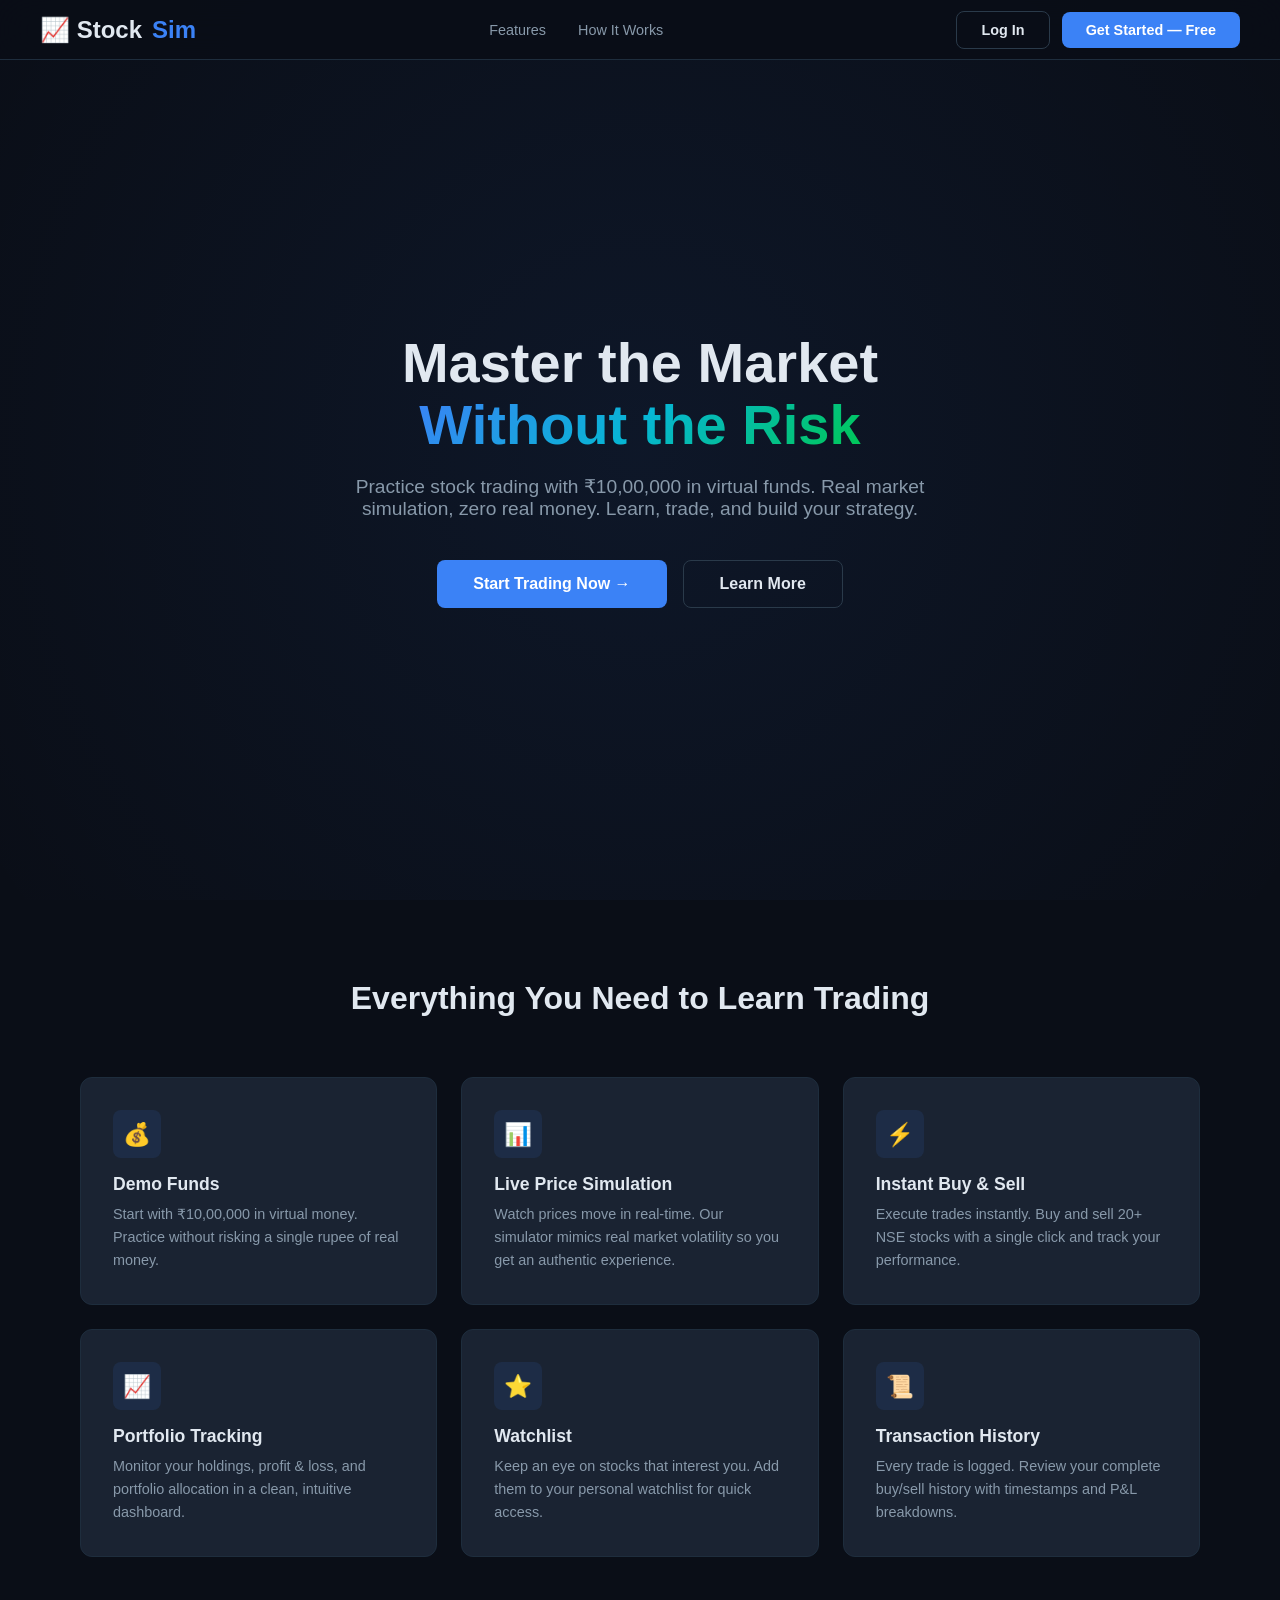
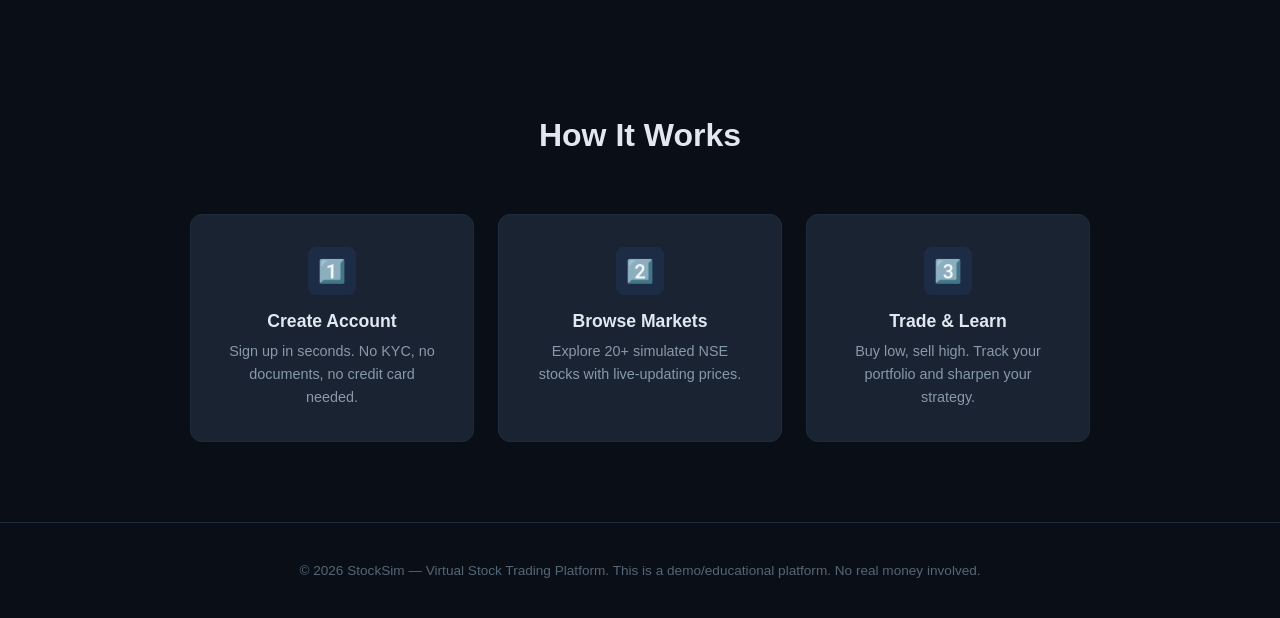
<file: src/main/webapp/index.html>
<!DOCTYPE html>
<html lang="en">
<head>
    <meta charset="UTF-8">
    <meta name="viewport" content="width=device-width, initial-scale=1.0">
    <title>StockSim — Virtual Stock Trading Platform</title>
    <link rel="stylesheet" href="css/style.css">
</head>
<body>
<div class="landing-page">

    <!-- Nav -->
    <nav class="landing-nav">
        <div class="logo">📈 Stock<span>Sim</span></div>
        <ul class="nav-links">
            <li><a href="#features">Features</a></li>
            <li><a href="#how-it-works">How It Works</a></li>
        </ul>
        <div class="nav-actions">
            <a href="login.html" class="btn btn-secondary">Log In</a>
            <a href="register.html" class="btn btn-primary">Get Started — Free</a>
        </div>
    </nav>

    <!-- Hero -->
    <section class="hero">
        <h1>Master the Market<br><span class="gradient">Without the Risk</span></h1>
        <p>Practice stock trading with ₹10,00,000 in virtual funds. Real market simulation, zero real money. Learn, trade, and build your strategy.</p>
        <div class="hero-actions">
            <a href="register.html" class="btn btn-primary btn-lg">Start Trading Now →</a>
            <a href="#features" class="btn btn-secondary btn-lg">Learn More</a>
        </div>
    </section>

    <!-- Features -->
    <section class="features" id="features">
        <h2>Everything You Need to Learn Trading</h2>
        <div class="features-grid">
            <div class="feature-card">
                <div class="icon">💰</div>
                <h3>Demo Funds</h3>
                <p>Start with ₹10,00,000 in virtual money. Practice without risking a single rupee of real money.</p>
            </div>
            <div class="feature-card">
                <div class="icon">📊</div>
                <h3>Live Price Simulation</h3>
                <p>Watch prices move in real-time. Our simulator mimics real market volatility so you get an authentic experience.</p>
            </div>
            <div class="feature-card">
                <div class="icon">⚡</div>
                <h3>Instant Buy &amp; Sell</h3>
                <p>Execute trades instantly. Buy and sell 20+ NSE stocks with a single click and track your performance.</p>
            </div>
            <div class="feature-card">
                <div class="icon">📈</div>
                <h3>Portfolio Tracking</h3>
                <p>Monitor your holdings, profit &amp; loss, and portfolio allocation in a clean, intuitive dashboard.</p>
            </div>
            <div class="feature-card">
                <div class="icon">⭐</div>
                <h3>Watchlist</h3>
                <p>Keep an eye on stocks that interest you. Add them to your personal watchlist for quick access.</p>
            </div>
            <div class="feature-card">
                <div class="icon">📜</div>
                <h3>Transaction History</h3>
                <p>Every trade is logged. Review your complete buy/sell history with timestamps and P&amp;L breakdowns.</p>
            </div>
        </div>
    </section>

    <!-- How It Works -->
    <section class="features" id="how-it-works">
        <h2>How It Works</h2>
        <div class="features-grid" style="max-width:900px; margin:0 auto;">
            <div class="feature-card" style="text-align:center;">
                <div class="icon" style="margin:0 auto 16px;">1️⃣</div>
                <h3>Create Account</h3>
                <p>Sign up in seconds. No KYC, no documents, no credit card needed.</p>
            </div>
            <div class="feature-card" style="text-align:center;">
                <div class="icon" style="margin:0 auto 16px;">2️⃣</div>
                <h3>Browse Markets</h3>
                <p>Explore 20+ simulated NSE stocks with live-updating prices.</p>
            </div>
            <div class="feature-card" style="text-align:center;">
                <div class="icon" style="margin:0 auto 16px;">3️⃣</div>
                <h3>Trade &amp; Learn</h3>
                <p>Buy low, sell high. Track your portfolio and sharpen your strategy.</p>
            </div>
        </div>
    </section>

    <!-- Footer -->
    <footer class="landing-footer">
        <p>© 2026 StockSim — Virtual Stock Trading Platform. This is a demo/educational platform. No real money involved.</p>
    </footer>
</div>
</body>
</html>
</file>
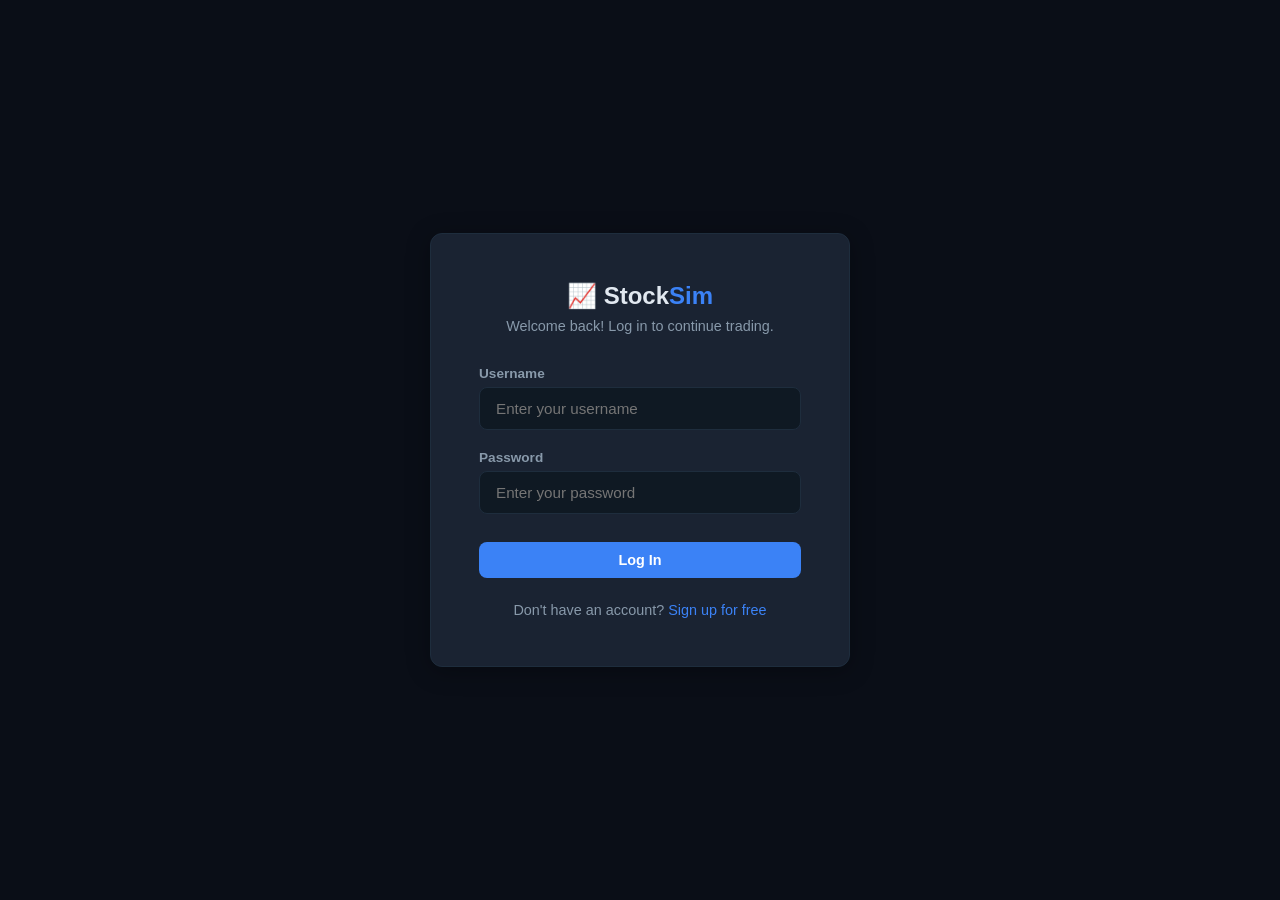
<file: src/main/webapp/dashboard.html>
<!DOCTYPE html>
<html lang="en">
<head>
    <meta charset="UTF-8">
    <meta name="viewport" content="width=device-width, initial-scale=1.0">
    <title>Dashboard — StockSim</title>
    <link rel="stylesheet" href="css/style.css">
</head>
<body>
<div class="app-layout">
    <!-- Sidebar -->
    <aside class="sidebar" id="sidebar">
        <div class="sidebar-logo">📈 Stock<span>Sim</span></div>
        <ul class="sidebar-nav">
            <li><a href="dashboard.html" class="active"><span class="nav-icon">🏠</span> Dashboard</a></li>
            <li><a href="markets.html"><span class="nav-icon">📊</span> Markets</a></li>
            <li><a href="trade.html"><span class="nav-icon">💹</span> Trade</a></li>
            <li><a href="portfolio.html"><span class="nav-icon">💼</span> Portfolio</a></li>
            <li><a href="history.html"><span class="nav-icon">📜</span> History</a></li>
        </ul>
        <div class="sidebar-footer">
            <div class="user-info">
                <div class="user-avatar" id="userAvatar">U</div>
                <div class="user-details">
                    <div class="user-name" id="userName">User</div>
                    <div class="user-balance" id="userBalance">₹0.00</div>
                </div>
            </div>
            <button class="btn btn-secondary btn-sm" style="width:100%;margin-top:10px;" onclick="logout()">Logout</button>
        </div>
    </aside>

    <!-- Main Content -->
    <div class="main-content">
        <div class="top-bar">
            <h1>Dashboard</h1>
            <div class="top-bar-actions">
                <a href="trade.html" class="btn btn-primary btn-sm">+ Quick Trade</a>
            </div>
        </div>

        <div class="page-content">
            <!-- Stats Grid -->
            <div class="stats-grid">
                <div class="stat-card">
                    <div class="stat-label">Available Balance</div>
                    <div class="stat-value" id="statBalance">₹0.00</div>
                </div>
                <div class="stat-card">
                    <div class="stat-label">Invested Value</div>
                    <div class="stat-value" id="statInvested">₹0.00</div>
                </div>
                <div class="stat-card">
                    <div class="stat-label">Current Value</div>
                    <div class="stat-value" id="statCurrent">₹0.00</div>
                </div>
                <div class="stat-card">
                    <div class="stat-label">Total P&amp;L</div>
                    <div class="stat-value" id="statPnl">₹0.00</div>
                    <div class="stat-change" id="statPnlPercent"></div>
                </div>
            </div>

            <div class="two-col">
                <!-- Top Movers -->
                <div class="data-card">
                    <div class="data-card-header">
                        <h2>📊 Top Movers (Live Simulation)</h2>
                        <a href="markets.html" class="btn btn-secondary btn-sm">View All</a>
                    </div>
                    <table class="data-table">
                        <thead>
                            <tr>
                                <th>Stock</th>
                                <th>Price</th>
                                <th>Change</th>
                                <th>Action</th>
                            </tr>
                        </thead>
                        <tbody id="topMovers">
                            <tr><td colspan="4" style="text-align:center;">Loading stocks...</td></tr>
                        </tbody>
                    </table>
                </div>

                <!-- Watchlist -->
                <div class="data-card">
                    <div class="data-card-header">
                        <h2>⭐ Watchlist</h2>
                    </div>
                    <div id="watchlistContainer">
                        <div class="empty-state">
                            <div class="icon">⭐</div>
                            <p>Your watchlist is empty.<br><a href="markets.html">Browse markets</a> to add stocks.</p>
                        </div>
                    </div>
                </div>
            </div>
        </div>
    </div>
</div>

<div class="toast-container" id="toastContainer"></div>

<script src="js/app.js"></script>
<script>
    loadDashboard();
    setInterval(loadDashboard, 3000);
</script>
</body>
</html>
</file>
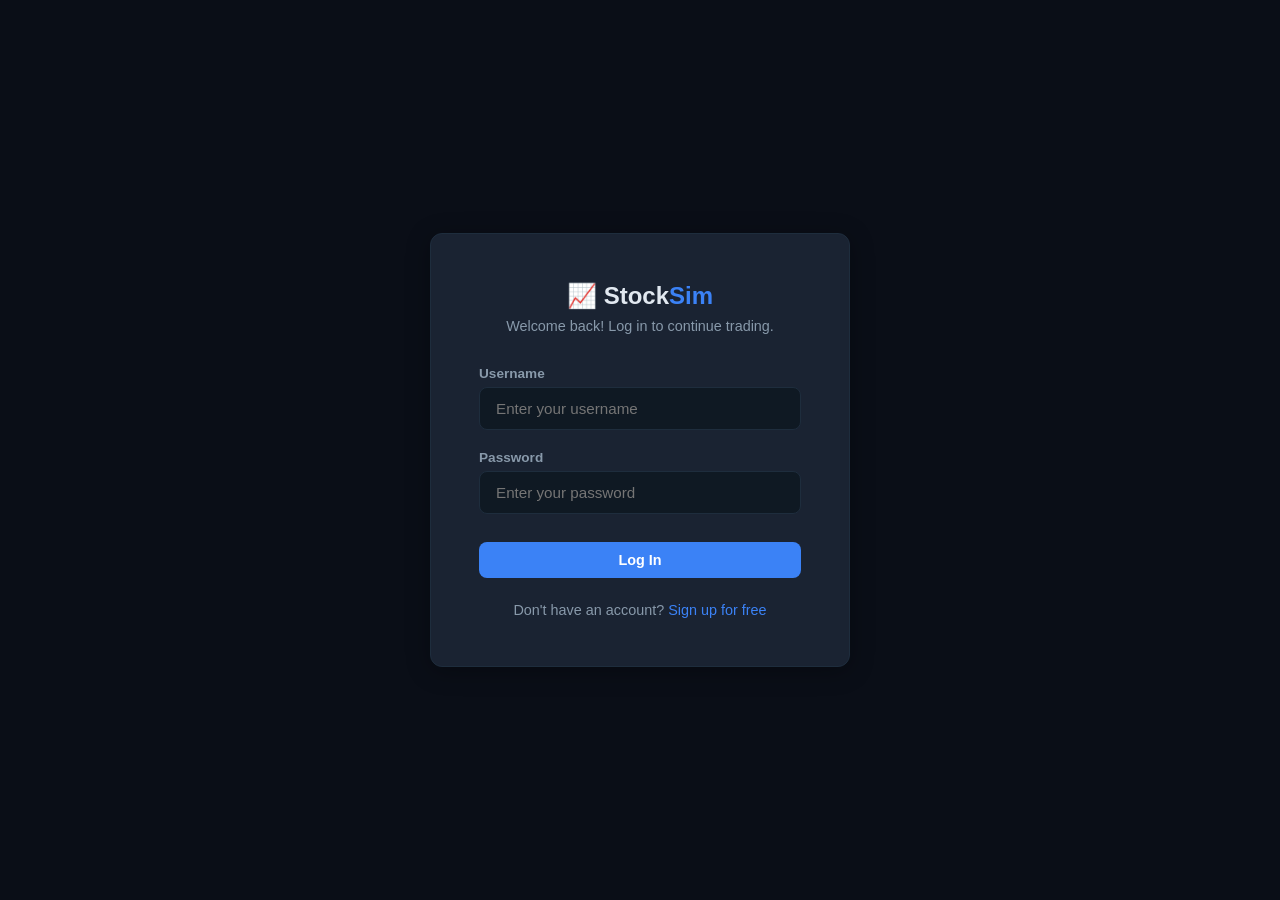
<file: src/main/webapp/history.html>
<!DOCTYPE html>
<html lang="en">
<head>
    <meta charset="UTF-8">
    <meta name="viewport" content="width=device-width, initial-scale=1.0">
    <title>Transaction History — StockSim</title>
    <link rel="stylesheet" href="css/style.css">
</head>
<body>
<div class="app-layout">
    <aside class="sidebar" id="sidebar">
        <div class="sidebar-logo">📈 Stock<span>Sim</span></div>
        <ul class="sidebar-nav">
            <li><a href="dashboard.html"><span class="nav-icon">🏠</span> Dashboard</a></li>
            <li><a href="markets.html"><span class="nav-icon">📊</span> Markets</a></li>
            <li><a href="trade.html"><span class="nav-icon">💹</span> Trade</a></li>
            <li><a href="portfolio.html"><span class="nav-icon">💼</span> Portfolio</a></li>
            <li><a href="history.html" class="active"><span class="nav-icon">📜</span> History</a></li>
        </ul>
        <div class="sidebar-footer">
            <div class="user-info">
                <div class="user-avatar" id="userAvatar">U</div>
                <div class="user-details">
                    <div class="user-name" id="userName">User</div>
                    <div class="user-balance" id="userBalance">₹0.00</div>
                </div>
            </div>
            <button class="btn btn-secondary btn-sm" style="width:100%;margin-top:10px;" onclick="logout()">Logout</button>
        </div>
    </aside>

    <div class="main-content">
        <div class="top-bar">
            <h1>Transaction History</h1>
        </div>

        <div class="page-content">
            <div class="data-card">
                <div class="data-card-header">
                    <h2>Executed Trades</h2>
                </div>
                <div id="historyContainer">
                    <div class="spinner"></div>
                </div>
            </div>
        </div>
    </div>
</div>

<script src="js/app.js"></script>
<script>
    async function loadHistory() {
        await loadUserInfo();
        try {
            const res = await fetch('api/history');
            const txns = await res.json();
            const container = document.getElementById('historyContainer');
            if (!txns || txns.length === 0) {
                container.innerHTML = `
                    <div class="empty-state">
                        <div class="icon">📜</div>
                        <p>No transactions yet. <a href="trade.html">Make your first trade!</a></p>
                    </div>`;
                return;
            }
            container.innerHTML = `
                <table class="data-table">
                    <thead>
                        <tr>
                            <th>Date &amp; Time</th>
                            <th>Type</th>
                            <th>Stock</th>
                            <th>Qty</th>
                            <th>Price</th>
                            <th>Total</th>
                            <th>Order ID</th>
                        </tr>
                    </thead>
                    <tbody>
                        ${txns.map(t => `
                            <tr>
                                <td>${t.timestamp}</td>
                                <td><span class="badge ${t.type === 'BUY' ? 'badge-buy' : 'badge-sell'}">${t.type}</span></td>
                                <td><strong>${t.symbol}</strong><br><span style="color:var(--text-muted);font-size:0.8rem;">${t.stockName}</span></td>
                                <td>${t.quantity}</td>
                                <td>₹${t.price.toFixed(2)}</td>
                                <td><strong>₹${t.total.toFixed(2)}</strong></td>
                                <td style="color:var(--text-muted);font-size:0.8rem;">${t.id}</td>
                            </tr>
                        `).join('')}
                    </tbody>
                </table>`;
        } catch(e) { console.error('Error loading history:', e); }
    }
    loadHistory();
</script>
</body>
</html>
</file>
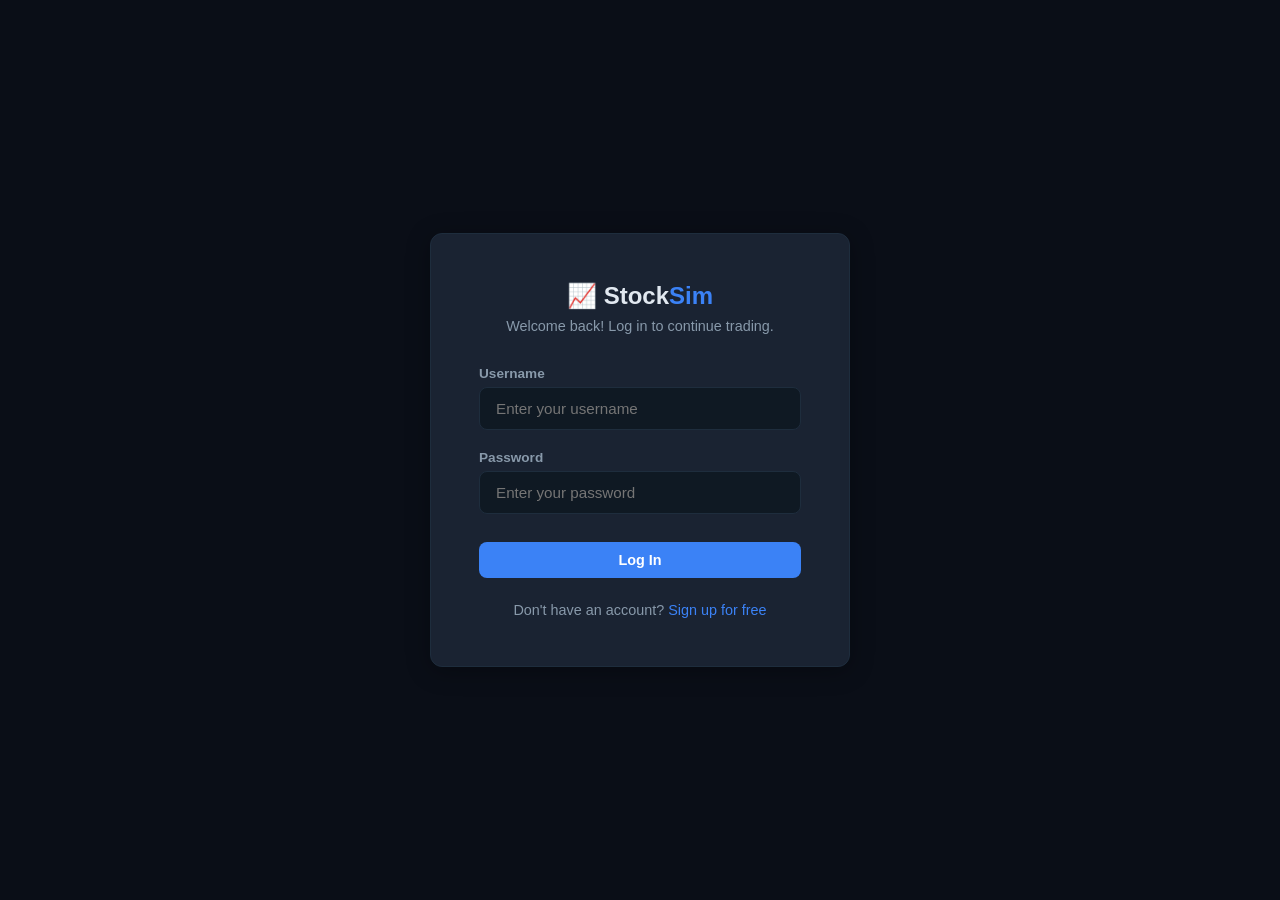
<file: src/main/webapp/login.html>
<!DOCTYPE html>
<html lang="en">
<head>
    <meta charset="UTF-8">
    <meta name="viewport" content="width=device-width, initial-scale=1.0">
    <title>Login — StockSim</title>
    <link rel="stylesheet" href="css/style.css">
</head>
<body>
<div class="auth-page">
    <div class="auth-card">
        <div class="logo">📈 Stock<span>Sim</span></div>
        <p class="subtitle">Welcome back! Log in to continue trading.</p>
        <div class="error-msg" id="errorMsg"></div>
        <form id="loginForm">
            <div class="form-group">
                <label>Username</label>
                <input type="text" id="username" placeholder="Enter your username" required>
            </div>
            <div class="form-group">
                <label>Password</label>
                <input type="password" id="password" placeholder="Enter your password" required>
            </div>
            <button type="submit" class="btn btn-primary">Log In</button>
        </form>
        <div class="auth-footer">
            Don't have an account? <a href="register.html">Sign up for free</a>
        </div>
    </div>
</div>
<script>
document.getElementById('loginForm').addEventListener('submit', async (e) => {
    e.preventDefault();
    const errEl = document.getElementById('errorMsg');
    errEl.style.display = 'none';
    try {
        const res = await fetch('api/login', {
            method: 'POST',
            headers: {'Content-Type': 'application/json'},
            body: JSON.stringify({
                username: document.getElementById('username').value,
                password: document.getElementById('password').value
            })
        });
        const data = await res.json();
        if (data.success) {
            localStorage.setItem('user', JSON.stringify(data));
            window.location.href = 'dashboard.html';
        } else {
            errEl.textContent = data.error || 'Login failed';
            errEl.style.display = 'block';
        }
    } catch(err) {
        errEl.textContent = 'Connection error. Is the server running?';
        errEl.style.display = 'block';
    }
});
</script>
</body>
</html>
</file>
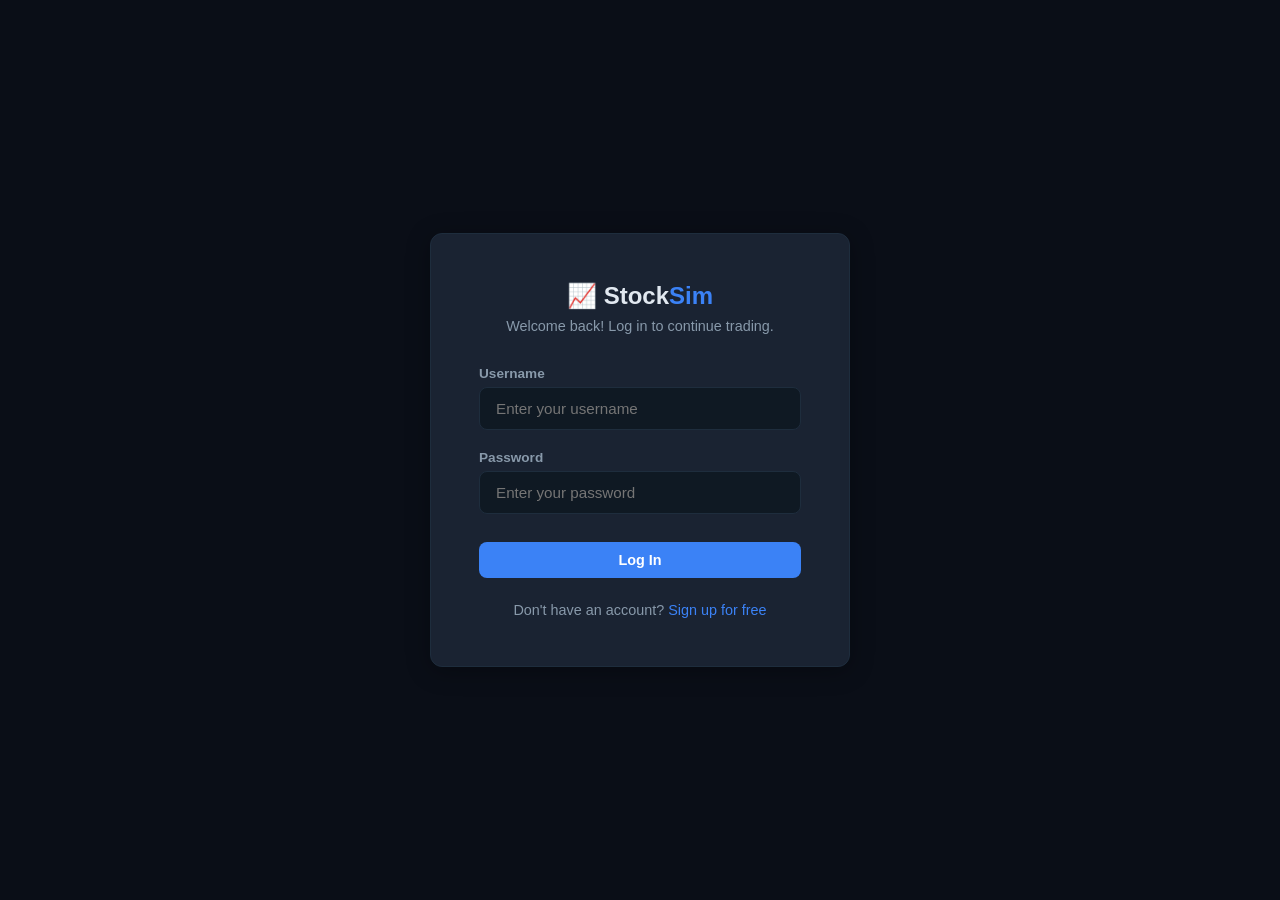
<file: src/main/webapp/markets.html>
<!DOCTYPE html>
<html lang="en">
<head>
    <meta charset="UTF-8">
    <meta name="viewport" content="width=device-width, initial-scale=1.0">
    <title>Markets — StockSim</title>
    <link rel="stylesheet" href="css/style.css">
</head>
<body>
<div class="app-layout">
    <aside class="sidebar" id="sidebar">
        <div class="sidebar-logo">📈 Stock<span>Sim</span></div>
        <ul class="sidebar-nav">
            <li><a href="dashboard.html"><span class="nav-icon">🏠</span> Dashboard</a></li>
            <li><a href="markets.html" class="active"><span class="nav-icon">📊</span> Markets</a></li>
            <li><a href="trade.html"><span class="nav-icon">💹</span> Trade</a></li>
            <li><a href="portfolio.html"><span class="nav-icon">💼</span> Portfolio</a></li>
            <li><a href="history.html"><span class="nav-icon">📜</span> History</a></li>
        </ul>
        <div class="sidebar-footer">
            <div class="user-info">
                <div class="user-avatar" id="userAvatar">U</div>
                <div class="user-details">
                    <div class="user-name" id="userName">User</div>
                    <div class="user-balance" id="userBalance">₹0.00</div>
                </div>
            </div>
            <button class="btn btn-secondary btn-sm" style="width:100%;margin-top:10px;" onclick="logout()">Logout</button>
        </div>
    </aside>

    <div class="main-content">
        <div class="top-bar">
            <h1>Markets</h1>
            <div class="top-bar-actions">
                <div class="search-box">
                    <span>🔍</span>
                    <input type="text" placeholder="Search stocks or sectors..." id="searchInput" onkeyup="filterMarketTable()">
                </div>
            </div>
        </div>

        <div class="page-content">
            <div class="data-card">
                <div class="data-card-header">
                    <h2>Simulated Market Watch</h2>
                    <span style="color:var(--text-muted);font-size:0.85rem;" id="stockCount">0 stocks</span>
                </div>
                <table class="data-table" id="marketTable">
                    <thead>
                        <tr>
                            <th>Symbol</th>
                            <th>Company</th>
                            <th>Sector</th>
                            <th>Price (₹)</th>
                            <th>Change</th>
                            <th>Change %</th>
                            <th>Volume</th>
                            <th>Actions</th>
                        </tr>
                    </thead>
                    <tbody id="marketBody">
                        <tr><td colspan="8" style="text-align:center;">Loading market data...</td></tr>
                    </tbody>
                </table>
            </div>
        </div>
    </div>
</div>

<div class="toast-container" id="toastContainer"></div>

<script src="js/app.js"></script>
<script>
    loadMarkets();
    setInterval(loadMarkets, 3000);

    async function loadMarkets() {
        await loadUserInfo();
        try {
            const [stocksRes, wlRes] = await Promise.all([
                fetch('api/market/'),
                fetch('api/watchlist')
            ]);
            const stocks = await stocksRes.json();
            const watchlist = await wlRes.json();
            const watchSymbols = new Set((watchlist || []).map(w => w.symbol));
            
            document.getElementById('stockCount').textContent = stocks.length + ' stocks';
            const tbody = document.getElementById('marketBody');
            tbody.innerHTML = stocks.map(s => `
                <tr data-search="${s.symbol} ${s.name} ${s.sector}">
                    <td><strong>${s.symbol}</strong></td>
                    <td>${s.name}</td>
                    <td>${s.sector}</td>
                    <td><strong>₹${s.price.toFixed(2)}</strong></td>
                    <td class="${s.change >= 0 ? 'positive' : 'negative'}">
                        ${s.change >= 0 ? '+' : ''}${s.change.toFixed(2)}
                    </td>
                    <td class="${s.changePercent >= 0 ? 'positive' : 'negative'}">
                        ${s.changePercent >= 0 ? '+' : ''}${s.changePercent.toFixed(2)}%
                    </td>
                    <td>${(s.volume/1000).toFixed(0)}K</td>
                    <td>
                        <button class="watchlist-btn ${watchSymbols.has(s.symbol) ? 'active' : ''}"
                                title="Toggle Watchlist"
                                onclick="toggleWatchlist('${s.symbol}', ${watchSymbols.has(s.symbol)}).then(loadMarkets)">
                            ${watchSymbols.has(s.symbol) ? '★' : '☆'}
                        </button>
                        <a href="trade.html?symbol=${s.symbol}" class="btn btn-primary btn-sm"
                           style="margin-left:8px;">Trade</a>
                    </td>
                </tr>
            `).join('');
            filterMarketTable();
        } catch(e) { console.error('Error fetching market:', e); }
    }

    function filterMarketTable() {
        const q = (document.getElementById('searchInput').value || '').toLowerCase();
        document.querySelectorAll('#marketBody tr').forEach(row => {
            if (row.dataset && row.dataset.search) {
                row.style.display = row.dataset.search.toLowerCase().includes(q) ? '' : 'none';
            }
        });
    }
</script>
</body>
</html>
</file>
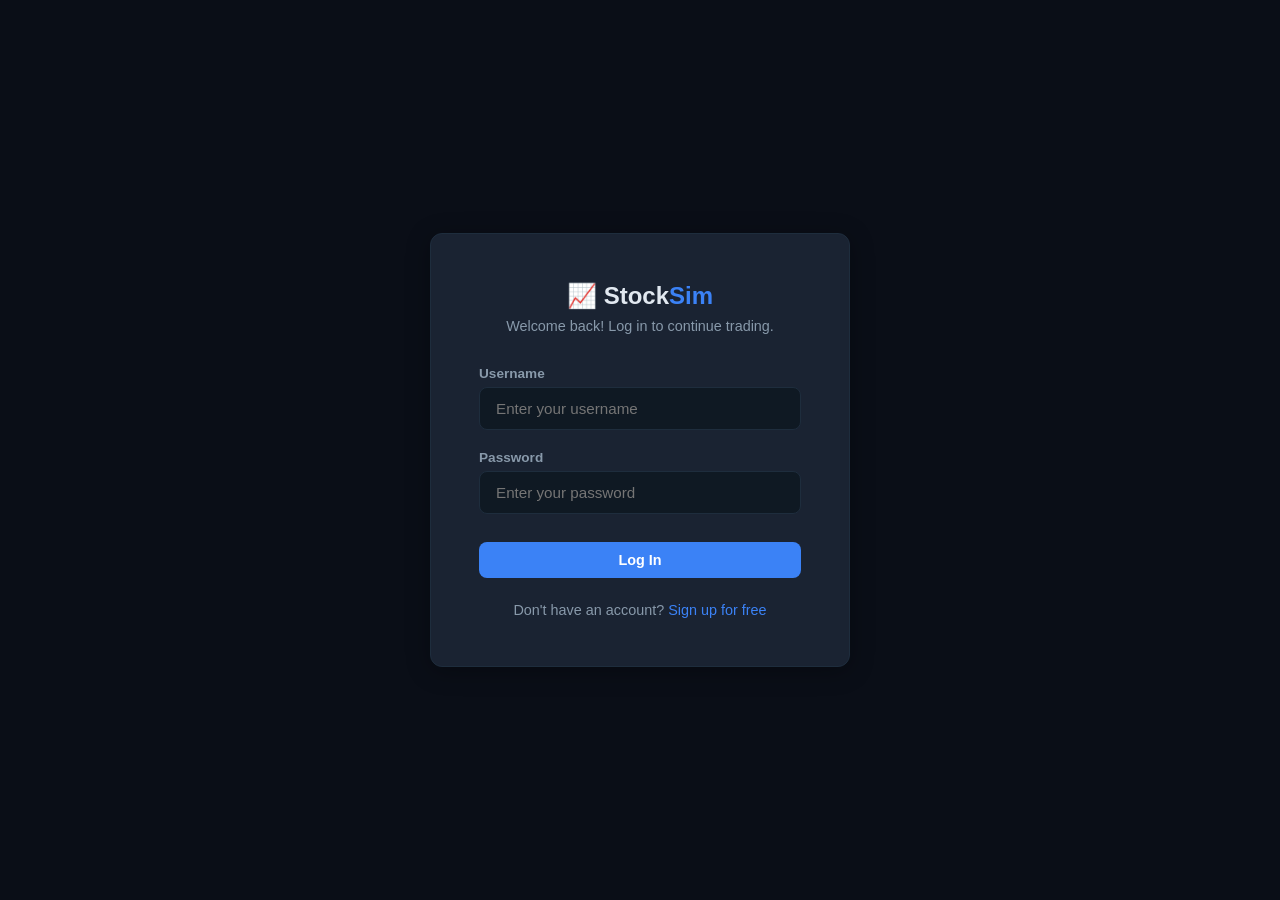
<file: src/main/webapp/portfolio.html>
<!DOCTYPE html>
<html lang="en">
<head>
    <meta charset="UTF-8">
    <meta name="viewport" content="width=device-width, initial-scale=1.0">
    <title>Portfolio — StockSim</title>
    <link rel="stylesheet" href="css/style.css">
</head>
<body>
<div class="app-layout">
    <aside class="sidebar" id="sidebar">
        <div class="sidebar-logo">📈 Stock<span>Sim</span></div>
        <ul class="sidebar-nav">
            <li><a href="dashboard.html"><span class="nav-icon">🏠</span> Dashboard</a></li>
            <li><a href="markets.html"><span class="nav-icon">📊</span> Markets</a></li>
            <li><a href="trade.html"><span class="nav-icon">💹</span> Trade</a></li>
            <li><a href="portfolio.html" class="active"><span class="nav-icon">💼</span> Portfolio</a></li>
            <li><a href="history.html"><span class="nav-icon">📜</span> History</a></li>
        </ul>
        <div class="sidebar-footer">
            <div class="user-info">
                <div class="user-avatar" id="userAvatar">U</div>
                <div class="user-details">
                    <div class="user-name" id="userName">User</div>
                    <div class="user-balance" id="userBalance">₹0.00</div>
                </div>
            </div>
            <button class="btn btn-secondary btn-sm" style="width:100%;margin-top:10px;" onclick="logout()">Logout</button>
        </div>
    </aside>

    <div class="main-content">
        <div class="top-bar">
            <h1>Portfolio Overview</h1>
        </div>

        <div class="page-content">
            <div class="stats-grid">
                <div class="stat-card">
                    <div class="stat-label">Total Invested</div>
                    <div class="stat-value" id="pInvested">₹0.00</div>
                </div>
                <div class="stat-card">
                    <div class="stat-label">Current Value</div>
                    <div class="stat-value" id="pCurrent">₹0.00</div>
                </div>
                <div class="stat-card">
                    <div class="stat-label">Total P&amp;L</div>
                    <div class="stat-value" id="pPnl">₹0.00</div>
                    <div class="stat-change" id="pPnlPct"></div>
                </div>
                <div class="stat-card">
                    <div class="stat-label">Available Cash</div>
                    <div class="stat-value positive" id="pCash">₹0.00</div>
                </div>
            </div>

            <div class="data-card">
                <div class="data-card-header">
                    <h2>Your Stock Holdings</h2>
                </div>
                <div id="holdingsContainer">
                    <div class="spinner"></div>
                </div>
            </div>
        </div>
    </div>
</div>

<div class="toast-container" id="toastContainer"></div>

<script src="js/app.js"></script>
<script>
    async function loadPortfolio() {
        await loadUserInfo();
        try {
            const res = await fetch('api/portfolio');
            const data = await res.json();
            document.getElementById('pInvested').textContent = formatCurrency(data.totalInvested);
            document.getElementById('pCurrent').textContent = formatCurrency(data.totalCurrentValue);
            document.getElementById('pCash').textContent = formatCurrency(data.balance);

            const pnlEl = document.getElementById('pPnl');
            const pnlPctEl = document.getElementById('pPnlPct');
            pnlEl.textContent = formatCurrency(data.totalPnl);
            pnlEl.className = 'stat-value ' + (data.totalPnl >= 0 ? 'positive' : 'negative');
            pnlPctEl.textContent = `(${data.totalPnlPercent >= 0 ? '+' : ''}${data.totalPnlPercent.toFixed(2)}%)`;
            pnlPctEl.className = 'stat-change ' + (data.totalPnl >= 0 ? 'positive' : 'negative');

            const container = document.getElementById('holdingsContainer');
            if (!data.holdings || data.holdings.length === 0) {
                container.innerHTML = `
                    <div class="empty-state">
                        <div class="icon">💼</div>
                        <p>No active holdings. <a href="trade.html">Start trading</a> to build your portfolio!</p>
                    </div>`;
                return;
            }
            container.innerHTML = `
                <table class="data-table">
                    <thead>
                        <tr>
                            <th>Stock</th>
                            <th>Qty</th>
                            <th>Avg Price</th>
                            <th>Current Price</th>
                            <th>Invested</th>
                            <th>Current Value</th>
                            <th>P&amp;L</th>
                            <th>Action</th>
                        </tr>
                    </thead>
                    <tbody>
                        ${data.holdings.map(h => `
                            <tr>
                                <td><strong>${h.symbol}</strong><br><span style="color:var(--text-muted);font-size:0.8rem;">${h.name}</span></td>
                                <td>${h.quantity}</td>
                                <td>₹${h.avgPrice.toFixed(2)}</td>
                                <td>₹${h.currentPrice.toFixed(2)}</td>
                                <td>₹${h.invested.toFixed(2)}</td>
                                <td>₹${h.currentValue.toFixed(2)}</td>
                                <td class="${h.pnl >= 0 ? 'positive' : 'negative'}">
                                    ${h.pnl >= 0 ? '+' : ''}₹${h.pnl.toFixed(2)}
                                    <br><span style="font-size:0.8rem;">(${h.pnlPercent >= 0 ? '+' : ''}${h.pnlPercent.toFixed(2)}%)</span>
                                </td>
                                <td>
                                    <a href="trade.html?symbol=${h.symbol}" class="btn btn-red btn-sm">Trade / Sell</a>
                                </td>
                            </tr>
                        `).join('')}
                    </tbody>
                </table>`;
        } catch(e) { console.error('Error loading portfolio:', e); }
    }
    loadPortfolio();
    setInterval(loadPortfolio, 3000);
</script>
</body>
</html>
</file>
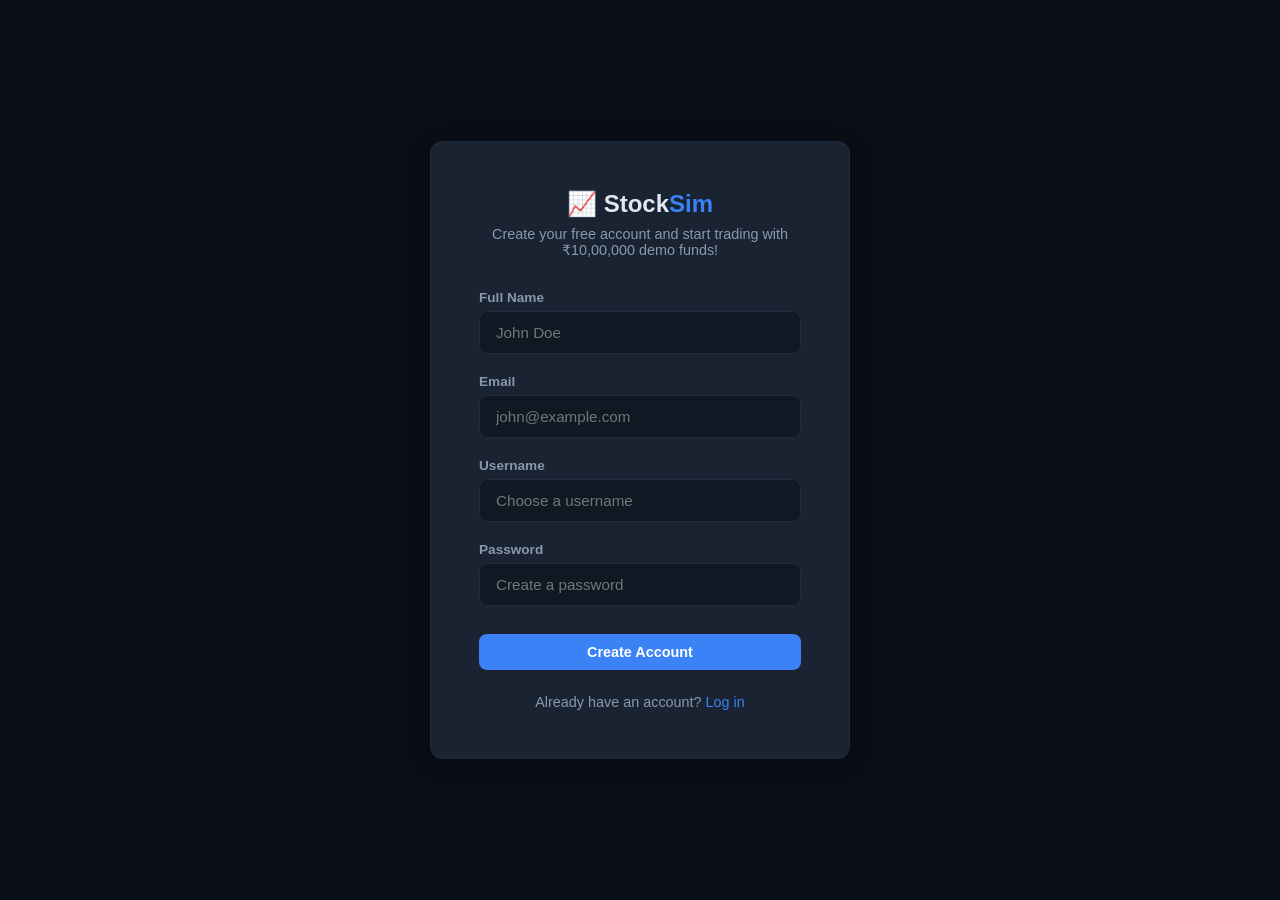
<file: src/main/webapp/register.html>
<!DOCTYPE html>
<html lang="en">
<head>
    <meta charset="UTF-8">
    <meta name="viewport" content="width=device-width, initial-scale=1.0">
    <title>Register — StockSim</title>
    <link rel="stylesheet" href="css/style.css">
</head>
<body>
<div class="auth-page">
    <div class="auth-card">
        <div class="logo">📈 Stock<span>Sim</span></div>
        <p class="subtitle">Create your free account and start trading with ₹10,00,000 demo funds!</p>
        <div class="error-msg" id="errorMsg"></div>
        <form id="registerForm">
            <div class="form-group">
                <label>Full Name</label>
                <input type="text" id="fullName" placeholder="John Doe" required>
            </div>
            <div class="form-group">
                <label>Email</label>
                <input type="email" id="email" placeholder="john@example.com" required>
            </div>
            <div class="form-group">
                <label>Username</label>
                <input type="text" id="username" placeholder="Choose a username" required>
            </div>
            <div class="form-group">
                <label>Password</label>
                <input type="password" id="password" placeholder="Create a password" required>
            </div>
            <button type="submit" class="btn btn-primary">Create Account</button>
        </form>
        <div class="auth-footer">
            Already have an account? <a href="login.html">Log in</a>
        </div>
    </div>
</div>
<script>
document.getElementById('registerForm').addEventListener('submit', async (e) => {
    e.preventDefault();
    const errEl = document.getElementById('errorMsg');
    errEl.style.display = 'none';
    try {
        const res = await fetch('api/register', {
            method: 'POST',
            headers: {'Content-Type': 'application/json'},
            body: JSON.stringify({
                fullName: document.getElementById('fullName').value,
                username: document.getElementById('username').value,
                password: document.getElementById('password').value,
                email: document.getElementById('email').value
            })
        });
        const data = await res.json();
        if (data.success) {
            localStorage.setItem('user', JSON.stringify(data));
            window.location.href = 'dashboard.html';
        } else {
            errEl.textContent = data.error || 'Registration failed';
            errEl.style.display = 'block';
        }
    } catch(err) {
        errEl.textContent = 'Connection error. Is the server running?';
        errEl.style.display = 'block';
    }
});
</script>
</body>
</html>
</file>
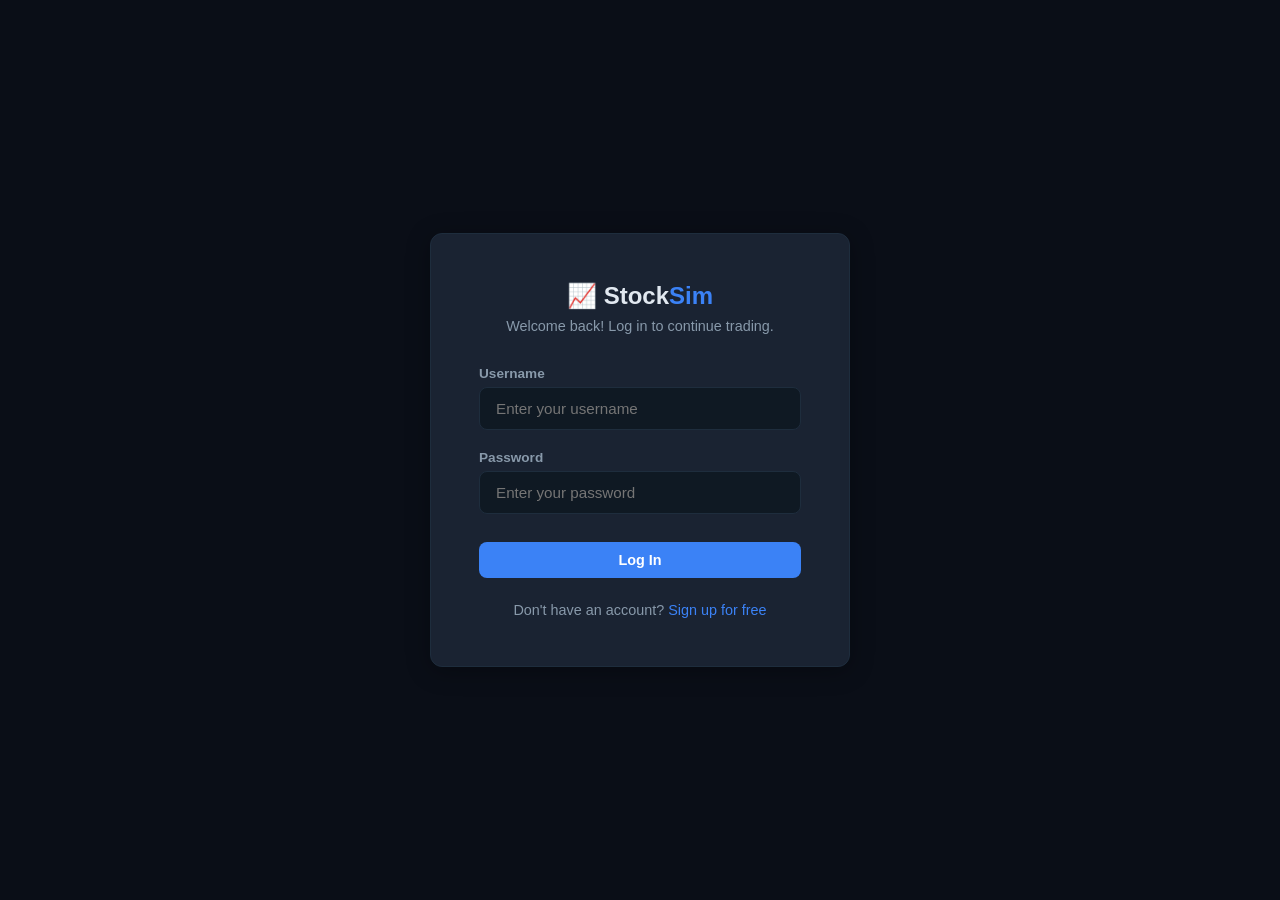
<file: src/main/webapp/trade.html>
<!DOCTYPE html>
<html lang="en">
<head>
    <meta charset="UTF-8">
    <meta name="viewport" content="width=device-width, initial-scale=1.0">
    <title>Trade — StockSim</title>
    <link rel="stylesheet" href="css/style.css">
</head>
<body>
<div class="app-layout">
    <aside class="sidebar" id="sidebar">
        <div class="sidebar-logo">📈 Stock<span>Sim</span></div>
        <ul class="sidebar-nav">
            <li><a href="dashboard.html"><span class="nav-icon">🏠</span> Dashboard</a></li>
            <li><a href="markets.html"><span class="nav-icon">📊</span> Markets</a></li>
            <li><a href="trade.html" class="active"><span class="nav-icon">💹</span> Trade</a></li>
            <li><a href="portfolio.html"><span class="nav-icon">💼</span> Portfolio</a></li>
            <li><a href="history.html"><span class="nav-icon">📜</span> History</a></li>
        </ul>
        <div class="sidebar-footer">
            <div class="user-info">
                <div class="user-avatar" id="userAvatar">U</div>
                <div class="user-details">
                    <div class="user-name" id="userName">User</div>
                    <div class="user-balance" id="userBalance">₹0.00</div>
                </div>
            </div>
            <button class="btn btn-secondary btn-sm" style="width:100%;margin-top:10px;" onclick="logout()">Logout</button>
        </div>
    </aside>

    <div class="main-content">
        <div class="top-bar">
            <h1>Buy &amp; Sell Order Terminal</h1>
        </div>

        <div class="page-content">
            <div class="two-col">
                <!-- Stock selector + details -->
                <div>
                    <div class="data-card" style="padding:24px;">
                        <div class="form-group">
                            <label>Select Stock to Trade</label>
                            <select id="stockSelect" onchange="onStockSelect()">
                                <option value="">-- Choose a stock --</option>
                            </select>
                        </div>
                    </div>
                    <div class="data-card" id="stockDetails" style="display:none;">
                        <div class="data-card-header">
                            <h2 id="detailName">-</h2>
                            <span id="detailSector" style="color:var(--text-muted);font-size:0.85rem;"></span>
                        </div>
                        <div style="padding:24px;">
                            <div class="stats-grid" style="margin-bottom:0;">
                                <div class="stat-card">
                                    <div class="stat-label">Day High</div>
                                    <div class="stat-value positive" id="detailHigh">-</div>
                                </div>
                                <div class="stat-card">
                                    <div class="stat-label">Day Low</div>
                                    <div class="stat-value negative" id="detailLow">-</div>
                                </div>
                                <div class="stat-card">
                                    <div class="stat-label">Prev Close</div>
                                    <div class="stat-value" id="detailPrevClose">-</div>
                                </div>
                                <div class="stat-card">
                                    <div class="stat-label">Volume</div>
                                    <div class="stat-value" id="detailVolume">-</div>
                                </div>
                            </div>
                        </div>
                    </div>
                </div>

                <!-- Trade panel -->
                <div class="trade-panel" id="tradePanel" style="display:none;">
                    <div class="stock-price-display">
                        <div id="tradeSymbol" style="font-size:0.85rem;color:var(--text-muted);margin-bottom:4px;">-</div>
                        <div class="price" id="tradePrice">₹0.00</div>
                        <div class="change" id="tradeChange">-</div>
                    </div>

                    <div class="trade-tabs">
                        <button type="button" class="trade-tab active-buy" id="buyTab" onclick="setTradeType('BUY')">BUY</button>
                        <button type="button" class="trade-tab" id="sellTab" onclick="setTradeType('SELL')">SELL</button>
                    </div>

                    <div class="form-group">
                        <label>Quantity (Shares)</label>
                        <input type="number" id="tradeQty" min="1" value="1" onchange="updateOrderSummary()" oninput="updateOrderSummary()">
                    </div>

                    <div class="order-summary">
                        <div class="row">
                            <span>Price per share</span>
                            <span id="summaryPrice">₹0.00</span>
                        </div>
                        <div class="row">
                            <span>Quantity</span>
                            <span id="summaryQty">1</span>
                        </div>
                        <div class="row total">
                            <span>Total Estimated Amount</span>
                            <span id="summaryTotal">₹0.00</span>
                        </div>
                    </div>

                    <button type="button" class="btn btn-green btn-lg" id="executeTrade" style="width:100%;" onclick="executeTrade()">
                        Place Buy Order
                    </button>
                </div>
            </div>
        </div>
    </div>
</div>

<div class="toast-container" id="toastContainer"></div>

<script src="js/app.js"></script>
<script>
    let selectedStock = null;
    let tradeType = 'BUY';

    async function init() {
        await loadUserInfo();
        const res = await fetch('api/market/');
        const stocks = await res.json();
        const sel = document.getElementById('stockSelect');
        stocks.sort((a, b) => a.symbol.localeCompare(b.symbol));
        stocks.forEach(s => {
            const opt = document.createElement('option');
            opt.value = s.symbol;
            opt.textContent = `${s.symbol} — ${s.name}`;
            sel.appendChild(opt);
        });
        const params = new URLSearchParams(window.location.search);
        if (params.get('symbol')) {
            sel.value = params.get('symbol');
            onStockSelect();
        }
    }

    async function onStockSelect() {
        const sym = document.getElementById('stockSelect').value;
        if (!sym) {
            document.getElementById('stockDetails').style.display = 'none';
            document.getElementById('tradePanel').style.display = 'none';
            return;
        }
        try {
            const res = await fetch('api/market/' + sym);
            selectedStock = await res.json();
            renderStockDetails();
            document.getElementById('stockDetails').style.display = 'block';
            document.getElementById('tradePanel').style.display = 'block';
            updateOrderSummary();
        } catch(e) { console.error(e); }
    }

    function renderStockDetails() {
        const s = selectedStock;
        document.getElementById('detailName').textContent = `${s.symbol} — ${s.name}`;
        document.getElementById('detailSector').textContent = s.sector;
        document.getElementById('detailHigh').textContent = '₹' + s.dayHigh.toFixed(2);
        document.getElementById('detailLow').textContent = '₹' + s.dayLow.toFixed(2);
        document.getElementById('detailPrevClose').textContent = '₹' + s.previousClose.toFixed(2);
        document.getElementById('detailVolume').textContent = (s.volume / 1000).toFixed(0) + 'K';
        document.getElementById('tradeSymbol').textContent = s.symbol;
        document.getElementById('tradePrice').textContent = '₹' + s.price.toFixed(2);
        const chg = s.change;
        const chgPct = s.changePercent;
        const chgEl = document.getElementById('tradeChange');
        chgEl.textContent = `${chg >= 0 ? '+' : ''}${chg.toFixed(2)} (${chgPct >= 0 ? '+' : ''}${chgPct.toFixed(2)}%)`;
        chgEl.className = 'change ' + (chg >= 0 ? 'positive' : 'negative');
    }

    function setTradeType(type) {
        tradeType = type;
        const buyTab = document.getElementById('buyTab');
        const sellTab = document.getElementById('sellTab');
        const btn = document.getElementById('executeTrade');
        if (type === 'BUY') {
            buyTab.className = 'trade-tab active-buy';
            sellTab.className = 'trade-tab';
            btn.className = 'btn btn-green btn-lg';
            btn.textContent = 'Place Buy Order';
        } else {
            buyTab.className = 'trade-tab';
            sellTab.className = 'trade-tab active-sell';
            btn.className = 'btn btn-red btn-lg';
            btn.textContent = 'Place Sell Order';
        }
        btn.style.width = '100%';
    }

    function updateOrderSummary() {
        if (!selectedStock) return;
        const qty = parseInt(document.getElementById('tradeQty').value) || 0;
        document.getElementById('summaryPrice').textContent = '₹' + selectedStock.price.toFixed(2);
        document.getElementById('summaryQty').textContent = qty;
        document.getElementById('summaryTotal').textContent = '₹' + (selectedStock.price * qty).toFixed(2);
    }

    async function executeTrade() {
        if (!selectedStock) return;
        const qty = parseInt(document.getElementById('tradeQty').value) || 0;
        if (qty <= 0) { showToast('Enter a valid quantity', 'error'); return; }
        try {
            const res = await fetch('api/trade', {
                method: 'POST',
                headers: {'Content-Type': 'application/json'},
                body: JSON.stringify({
                    symbol: selectedStock.symbol,
                    type: tradeType,
                    quantity: qty
                })
            });
            const data = await res.json();
            if (data.success) {
                showToast(data.message, 'success');
                await loadUserInfo();
                onStockSelect();
            } else {
                showToast(data.error || 'Trade error', 'error');
            }
        } catch(e) {
            showToast('Trade request failed', 'error');
        }
    }

    init();
    setInterval(() => { if (selectedStock) onStockSelect(); }, 3000);
</script>
</body>
</html>
</file>
<file: src/main/webapp/css/style.css>
/* ===== StockSim — Custom Dark Trading UI ===== */

:root {
    --bg-primary: #0a0e17;
    --bg-secondary: #111827;
    --bg-card: #1a2332;
    --bg-card-hover: #1f2b3d;
    --bg-input: #0f1923;
    --border: #1e2d3d;
    --border-light: #2a3a4a;
    --text-primary: #e1e8f0;
    --text-secondary: #8899aa;
    --text-muted: #556677;
    --accent: #3b82f6;
    --accent-hover: #2563eb;
    --green: #00c853;
    --green-bg: rgba(0, 200, 83, 0.1);
    --red: #ff1744;
    --red-bg: rgba(255, 23, 68, 0.1);
    --yellow: #ffc107;
    --sidebar-width: 240px;
    --header-height: 60px;
    --radius: 12px;
    --radius-sm: 8px;
    --shadow: 0 4px 24px rgba(0,0,0,0.3);
    --transition: all 0.2s ease;
}

* {
    margin: 0;
    padding: 0;
    box-sizing: border-box;
}

body {
    font-family: 'Segoe UI', -apple-system, BlinkMacSystemFont, sans-serif;
    background: var(--bg-primary);
    color: var(--text-primary);
    min-height: 100vh;
    overflow-x: hidden;
}

a { color: var(--accent); text-decoration: none; }
a:hover { color: var(--accent-hover); }

/* ===== LANDING PAGE ===== */
.landing-page {
    min-height: 100vh;
}

.landing-nav {
    position: fixed;
    top: 0;
    left: 0;
    right: 0;
    z-index: 100;
    display: flex;
    align-items: center;
    justify-content: space-between;
    padding: 0 40px;
    height: var(--header-height);
    background: rgba(10, 14, 23, 0.85);
    backdrop-filter: blur(20px);
    border-bottom: 1px solid var(--border);
}

.landing-nav .logo {
    font-size: 1.5rem;
    font-weight: 800;
    color: var(--text-primary);
    display: flex;
    align-items: center;
    gap: 10px;
}

.landing-nav .logo span { color: var(--accent); }

.landing-nav .nav-links {
    display: flex;
    align-items: center;
    gap: 32px;
    list-style: none;
}

.landing-nav .nav-links a {
    color: var(--text-secondary);
    font-size: 0.9rem;
    font-weight: 500;
    transition: var(--transition);
}

.landing-nav .nav-links a:hover { color: var(--text-primary); }

.nav-actions {
    display: flex;
    gap: 12px;
    align-items: center;
}

/* Buttons */
.btn {
    display: inline-flex;
    align-items: center;
    justify-content: center;
    gap: 8px;
    padding: 10px 24px;
    border-radius: var(--radius-sm);
    font-size: 0.9rem;
    font-weight: 600;
    cursor: pointer;
    border: none;
    transition: var(--transition);
}

.btn-primary {
    background: var(--accent);
    color: #fff;
}

.btn-primary:hover {
    background: var(--accent-hover);
    transform: translateY(-1px);
    box-shadow: 0 4px 16px rgba(59, 130, 246, 0.3);
}

.btn-secondary {
    background: transparent;
    color: var(--text-primary);
    border: 1px solid var(--border-light);
}

.btn-secondary:hover {
    background: var(--bg-card);
    border-color: var(--accent);
}

.btn-green {
    background: var(--green);
    color: #fff;
}

.btn-green:hover {
    background: #00b347;
}

.btn-red {
    background: var(--red);
    color: #fff;
}

.btn-red:hover {
    background: #e01540;
}

.btn-sm {
    padding: 6px 14px;
    font-size: 0.8rem;
}

.btn-lg {
    padding: 14px 36px;
    font-size: 1rem;
}

/* Hero */
.hero {
    display: flex;
    align-items: center;
    justify-content: center;
    flex-direction: column;
    text-align: center;
    min-height: 100vh;
    padding: 120px 40px 80px;
    position: relative;
    overflow: hidden;
}

.hero::before {
    content: '';
    position: absolute;
    top: -50%;
    left: -50%;
    width: 200%;
    height: 200%;
    background: radial-gradient(circle at 50% 50%,
        rgba(59, 130, 246, 0.08) 0%,
        transparent 50%);
    animation: pulse 8s ease-in-out infinite;
}

@keyframes pulse {
    0%, 100% { transform: scale(1); opacity: 0.5; }
    50% { transform: scale(1.1); opacity: 1; }
}

.hero h1 {
    font-size: 3.5rem;
    font-weight: 800;
    line-height: 1.1;
    margin-bottom: 20px;
    position: relative;
    z-index: 1;
}

.hero h1 .gradient {
    background: linear-gradient(135deg, var(--accent), #06b6d4, var(--green));
    -webkit-background-clip: text;
    -webkit-text-fill-color: transparent;
    background-clip: text;
}

.hero p {
    font-size: 1.2rem;
    color: var(--text-secondary);
    max-width: 600px;
    margin-bottom: 40px;
    position: relative;
    z-index: 1;
}

.hero-actions {
    display: flex;
    gap: 16px;
    position: relative;
    z-index: 1;
}

/* Features */
.features {
    padding: 80px 40px;
    max-width: 1200px;
    margin: 0 auto;
}

.features h2 {
    text-align: center;
    font-size: 2rem;
    margin-bottom: 60px;
}

.features-grid {
    display: grid;
    grid-template-columns: repeat(auto-fit, minmax(280px, 1fr));
    gap: 24px;
}

.feature-card {
    background: var(--bg-card);
    border: 1px solid var(--border);
    border-radius: var(--radius);
    padding: 32px;
    transition: var(--transition);
}

.feature-card:hover {
    border-color: var(--accent);
    transform: translateY(-4px);
    box-shadow: var(--shadow);
}

.feature-card .icon {
    width: 48px;
    height: 48px;
    background: rgba(59, 130, 246, 0.1);
    border-radius: var(--radius-sm);
    display: flex;
    align-items: center;
    justify-content: center;
    font-size: 1.4rem;
    margin-bottom: 16px;
}

.feature-card h3 {
    font-size: 1.1rem;
    margin-bottom: 8px;
}

.feature-card p {
    color: var(--text-secondary);
    font-size: 0.9rem;
    line-height: 1.6;
}

/* Footer */
.landing-footer {
    border-top: 1px solid var(--border);
    padding: 40px;
    text-align: center;
    color: var(--text-muted);
    font-size: 0.85rem;
}

/* ===== AUTH PAGES ===== */
.auth-page {
    display: flex;
    align-items: center;
    justify-content: center;
    min-height: 100vh;
    padding: 20px;
}

.auth-card {
    background: var(--bg-card);
    border: 1px solid var(--border);
    border-radius: var(--radius);
    padding: 48px;
    width: 100%;
    max-width: 420px;
    box-shadow: var(--shadow);
}

.auth-card .logo {
    font-size: 1.5rem;
    font-weight: 800;
    text-align: center;
    margin-bottom: 8px;
}

.auth-card .logo span { color: var(--accent); }

.auth-card .subtitle {
    text-align: center;
    color: var(--text-secondary);
    margin-bottom: 32px;
    font-size: 0.9rem;
}

.form-group {
    margin-bottom: 20px;
}

.form-group label {
    display: block;
    font-size: 0.85rem;
    font-weight: 600;
    color: var(--text-secondary);
    margin-bottom: 6px;
}

.form-group input,
.form-group select {
    width: 100%;
    padding: 12px 16px;
    background: var(--bg-input);
    border: 1px solid var(--border);
    border-radius: var(--radius-sm);
    color: var(--text-primary);
    font-size: 0.95rem;
    transition: var(--transition);
}

.form-group input:focus,
.form-group select:focus {
    outline: none;
    border-color: var(--accent);
    box-shadow: 0 0 0 3px rgba(59, 130, 246, 0.15);
}

.auth-card .btn {
    width: 100%;
    margin-top: 8px;
}

.auth-footer {
    text-align: center;
    margin-top: 24px;
    color: var(--text-secondary);
    font-size: 0.9rem;
}

.error-msg {
    background: var(--red-bg);
    color: var(--red);
    padding: 10px 16px;
    border-radius: var(--radius-sm);
    font-size: 0.85rem;
    margin-bottom: 16px;
    display: none;
}

/* ===== APP LAYOUT (Dashboard pages) ===== */
.app-layout {
    display: flex;
    min-height: 100vh;
}

/* Sidebar */
.sidebar {
    width: var(--sidebar-width);
    background: var(--bg-secondary);
    border-right: 1px solid var(--border);
    display: flex;
    flex-direction: column;
    position: fixed;
    top: 0;
    left: 0;
    bottom: 0;
    z-index: 50;
    transition: var(--transition);
}

.sidebar-logo {
    padding: 20px 24px;
    font-size: 1.3rem;
    font-weight: 800;
    border-bottom: 1px solid var(--border);
    display: flex;
    align-items: center;
    gap: 10px;
}

.sidebar-logo span { color: var(--accent); }

.sidebar-nav {
    flex: 1;
    padding: 16px 12px;
    list-style: none;
}

.sidebar-nav li {
    margin-bottom: 4px;
}

.sidebar-nav a {
    display: flex;
    align-items: center;
    gap: 12px;
    padding: 12px 16px;
    color: var(--text-secondary);
    border-radius: var(--radius-sm);
    font-size: 0.9rem;
    font-weight: 500;
    transition: var(--transition);
}

.sidebar-nav a:hover {
    background: var(--bg-card);
    color: var(--text-primary);
}

.sidebar-nav a.active {
    background: rgba(59, 130, 246, 0.1);
    color: var(--accent);
}

.sidebar-nav a .nav-icon {
    width: 20px;
    text-align: center;
    font-size: 1.1rem;
}

.sidebar-footer {
    padding: 16px;
    border-top: 1px solid var(--border);
}

.user-info {
    display: flex;
    align-items: center;
    gap: 12px;
    padding: 12px;
    background: var(--bg-card);
    border-radius: var(--radius-sm);
}

.user-avatar {
    width: 36px;
    height: 36px;
    background: var(--accent);
    border-radius: 50%;
    display: flex;
    align-items: center;
    justify-content: center;
    font-weight: 700;
    font-size: 0.85rem;
    color: #fff;
}

.user-details .user-name {
    font-size: 0.85rem;
    font-weight: 600;
}

.user-details .user-balance {
    font-size: 0.75rem;
    color: var(--green);
}

/* Main content */
.main-content {
    flex: 1;
    margin-left: var(--sidebar-width);
    min-height: 100vh;
}

.top-bar {
    display: flex;
    align-items: center;
    justify-content: space-between;
    padding: 16px 32px;
    border-bottom: 1px solid var(--border);
    background: rgba(10, 14, 23, 0.6);
    backdrop-filter: blur(10px);
    position: sticky;
    top: 0;
    z-index: 40;
}

.top-bar h1 {
    font-size: 1.3rem;
    font-weight: 700;
}

.top-bar-actions {
    display: flex;
    gap: 12px;
    align-items: center;
}

.search-box {
    display: flex;
    align-items: center;
    background: var(--bg-input);
    border: 1px solid var(--border);
    border-radius: var(--radius-sm);
    padding: 8px 16px;
    gap: 8px;
}

.search-box input {
    background: none;
    border: none;
    color: var(--text-primary);
    font-size: 0.9rem;
    width: 200px;
    outline: none;
}

.page-content {
    padding: 32px;
}

/* ===== CARDS & WIDGETS ===== */
.stats-grid {
    display: grid;
    grid-template-columns: repeat(auto-fit, minmax(220px, 1fr));
    gap: 20px;
    margin-bottom: 32px;
}

.stat-card {
    background: var(--bg-card);
    border: 1px solid var(--border);
    border-radius: var(--radius);
    padding: 24px;
    transition: var(--transition);
}

.stat-card:hover {
    border-color: var(--border-light);
}

.stat-card .stat-label {
    font-size: 0.8rem;
    color: var(--text-muted);
    text-transform: uppercase;
    letter-spacing: 0.5px;
    margin-bottom: 8px;
}

.stat-card .stat-value {
    font-size: 1.6rem;
    font-weight: 700;
}

.stat-card .stat-change {
    font-size: 0.85rem;
    margin-top: 4px;
}

.positive { color: var(--green); }
.negative { color: var(--red); }
.positive-bg { background: var(--green-bg); }
.negative-bg { background: var(--red-bg); }

/* Data table */
.data-card {
    background: var(--bg-card);
    border: 1px solid var(--border);
    border-radius: var(--radius);
    overflow: hidden;
    margin-bottom: 24px;
}

.data-card-header {
    display: flex;
    align-items: center;
    justify-content: space-between;
    padding: 20px 24px;
    border-bottom: 1px solid var(--border);
}

.data-card-header h2 {
    font-size: 1rem;
    font-weight: 600;
}

.data-table {
    width: 100%;
    border-collapse: collapse;
}

.data-table th {
    text-align: left;
    padding: 12px 24px;
    font-size: 0.75rem;
    text-transform: uppercase;
    letter-spacing: 0.5px;
    color: var(--text-muted);
    border-bottom: 1px solid var(--border);
    background: rgba(0,0,0,0.2);
}

.data-table td {
    padding: 14px 24px;
    font-size: 0.9rem;
    border-bottom: 1px solid var(--border);
}

.data-table tr:hover {
    background: var(--bg-card-hover);
}

.data-table tr:last-child td {
    border-bottom: none;
}

/* Two column layout */
.two-col {
    display: grid;
    grid-template-columns: 2fr 1fr;
    gap: 24px;
}

/* Trade panel */
.trade-panel {
    background: var(--bg-card);
    border: 1px solid var(--border);
    border-radius: var(--radius);
    padding: 28px;
}

.trade-tabs {
    display: flex;
    gap: 0;
    margin-bottom: 24px;
    background: var(--bg-input);
    border-radius: var(--radius-sm);
    padding: 4px;
}

.trade-tab {
    flex: 1;
    padding: 10px;
    text-align: center;
    border-radius: 6px;
    cursor: pointer;
    font-weight: 600;
    font-size: 0.9rem;
    color: var(--text-secondary);
    transition: var(--transition);
    border: none;
    background: none;
}

.trade-tab.active-buy {
    background: var(--green);
    color: #fff;
}

.trade-tab.active-sell {
    background: var(--red);
    color: #fff;
}

.stock-price-display {
    text-align: center;
    padding: 20px;
    margin-bottom: 24px;
    background: var(--bg-input);
    border-radius: var(--radius-sm);
}

.stock-price-display .price {
    font-size: 2rem;
    font-weight: 800;
}

.stock-price-display .change {
    font-size: 0.95rem;
    margin-top: 4px;
}

.order-summary {
    background: var(--bg-input);
    border-radius: var(--radius-sm);
    padding: 16px;
    margin: 20px 0;
}

.order-summary .row {
    display: flex;
    justify-content: space-between;
    padding: 6px 0;
    font-size: 0.9rem;
}

.order-summary .row.total {
    border-top: 1px solid var(--border);
    margin-top: 8px;
    padding-top: 12px;
    font-weight: 700;
    font-size: 1rem;
}

/* Badge */
.badge {
    display: inline-block;
    padding: 4px 10px;
    border-radius: 20px;
    font-size: 0.75rem;
    font-weight: 600;
}

.badge-buy {
    background: var(--green-bg);
    color: var(--green);
}

.badge-sell {
    background: var(--red-bg);
    color: var(--red);
}

/* Toast notification */
.toast-container {
    position: fixed;
    top: 20px;
    right: 20px;
    z-index: 1000;
    display: flex;
    flex-direction: column;
    gap: 10px;
}

.toast {
    padding: 14px 24px;
    border-radius: var(--radius-sm);
    font-size: 0.9rem;
    font-weight: 500;
    animation: slideIn 0.3s ease;
    box-shadow: var(--shadow);
}

.toast-success {
    background: var(--green);
    color: #fff;
}

.toast-error {
    background: var(--red);
    color: #fff;
}

@keyframes slideIn {
    from { transform: translateX(100%); opacity: 0; }
    to { transform: translateX(0); opacity: 1; }
}

/* Watchlist star */
.watchlist-btn {
    background: none;
    border: none;
    cursor: pointer;
    font-size: 1.1rem;
    color: var(--text-muted);
    transition: var(--transition);
}

.watchlist-btn:hover,
.watchlist-btn.active {
    color: var(--yellow);
}

/* Responsive */
@media (max-width: 768px) {
    .sidebar {
        transform: translateX(-100%);
    }

    .sidebar.open {
        transform: translateX(0);
    }

    .main-content {
        margin-left: 0;
    }

    .hero h1 {
        font-size: 2.2rem;
    }

    .two-col {
        grid-template-columns: 1fr;
    }

    .stats-grid {
        grid-template-columns: repeat(2, 1fr);
    }

    .landing-nav .nav-links {
        display: none;
    }
}

/* Loading spinner */
.spinner {
    width: 40px;
    height: 40px;
    border: 3px solid var(--border);
    border-top-color: var(--accent);
    border-radius: 50%;
    animation: spin 0.8s linear infinite;
    margin: 40px auto;
}

@keyframes spin {
    to { transform: rotate(360deg); }
}

/* Empty state */
.empty-state {
    text-align: center;
    padding: 60px 20px;
    color: var(--text-muted);
}

.empty-state .icon {
    font-size: 3rem;
    margin-bottom: 16px;
}

.empty-state p {
    font-size: 0.95rem;
}
</file>
